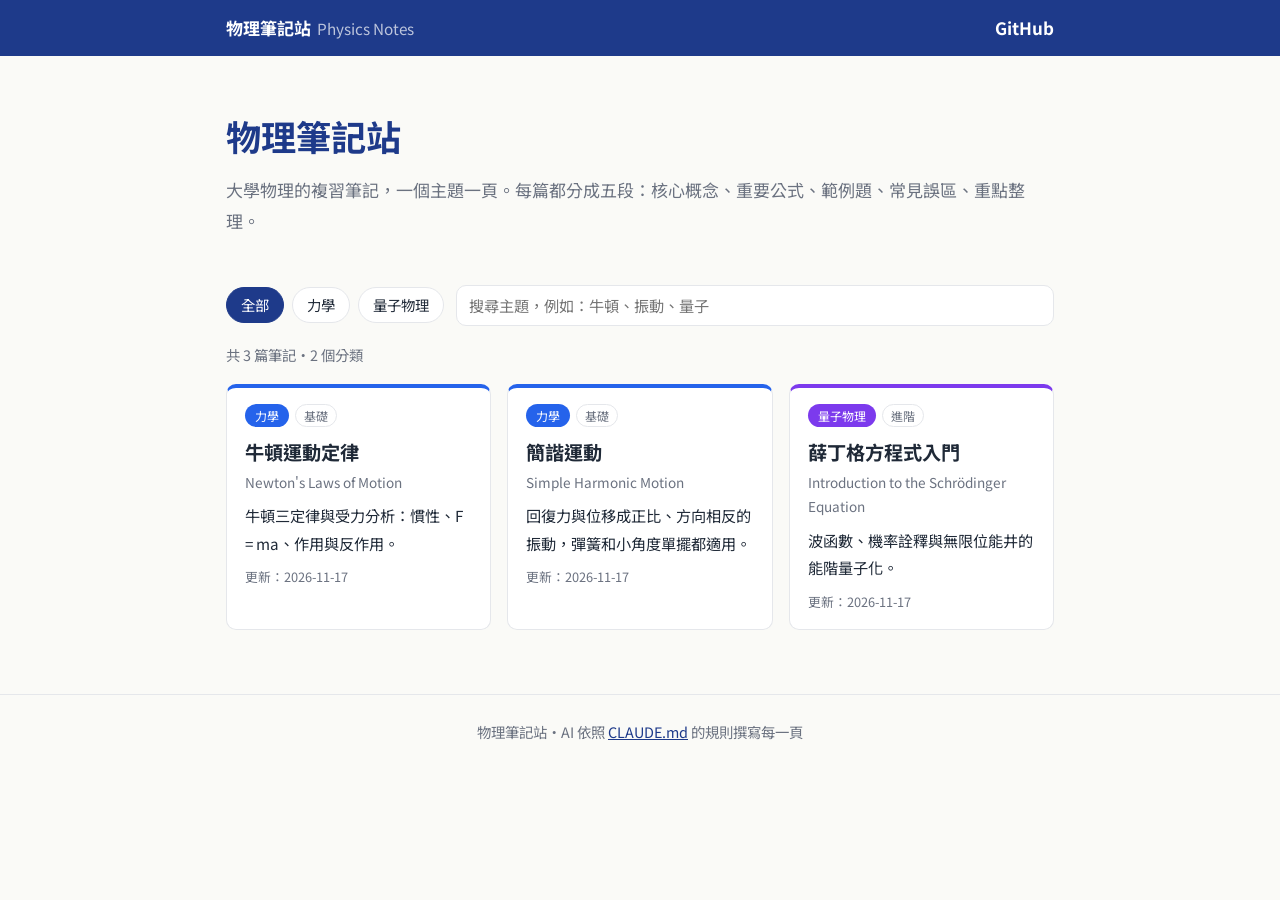
<file: index.html>
<!DOCTYPE html>
<html lang="zh-Hant">
<head>
  <meta charset="UTF-8">
  <meta name="viewport" content="width=device-width, initial-scale=1.0">
  <title>物理筆記站｜Physics Notes</title>
  <meta name="description" content="大學物理的複習筆記，一個主題一頁，每篇分成核心概念、重要公式、範例題、常見誤區、重點整理。">
  <link rel="preconnect" href="https://fonts.googleapis.com">
  <link href="https://fonts.googleapis.com/css2?family=Noto+Sans+TC:wght@400;700&display=swap" rel="stylesheet">
  <link rel="stylesheet" href="assets/style.css">
  <script src="data/notes.js"></script>
  <script src="assets/main.js"></script>
</head>
<body id="home">
  <header class="site-header">
    <div class="container">
      <a class="logo" href="index.html">物理筆記站<span>Physics Notes</span></a>
      <a href="https://github.com/Arthur031221/physics-notes">GitHub</a>
    </div>
  </header>

  <main class="container">
    <div class="hero">
      <h1>物理筆記站</h1>
      <p>大學物理的複習筆記，一個主題一頁。每篇都分成五段：核心概念、重要公式、範例題、常見誤區、重點整理。</p>
    </div>

    <div class="toolbar">
      <div id="filters"></div>
      <input id="search" type="search" placeholder="搜尋主題，例如：牛頓、振動、量子">
    </div>
    <p id="note-count"></p>

    <div id="note-grid"></div>
  </main>

  <footer class="site-footer">
    物理筆記站・AI 依照 <a href="https://github.com/Arthur031221/physics-notes/blob/main/CLAUDE.md">CLAUDE.md</a> 的規則撰寫每一頁
  </footer>
</body>
</html>
</file>
<file: assets/style.css>
/* 物理筆記站：全站唯一樣式表。可用 class 清單見 CLAUDE.md 第 3 節。 */

:root {
  --primary: #1e3a8a;
  --bg: #fafaf7;
  --surface: #ffffff;
  --text: #1f2937;
  --muted: #6b7280;
  --border: #e5e7eb;
  --ok: #15803d;
  --bad: #b91c1c;
  --cat: #1e3a8a; /* 由 main.js 依分類覆寫 */
  --radius: 10px;
}

* { box-sizing: border-box; }

body {
  margin: 0;
  background: var(--bg);
  color: var(--text);
  font-family: "Noto Sans TC", -apple-system, "PingFang TC", "Microsoft JhengHei", sans-serif;
  line-height: 1.8;
  font-size: 17px;
}

a { color: var(--primary); }

.container { max-width: 860px; margin: 0 auto; padding: 0 16px; }

/* ---------- 頁首 / 頁尾 ---------- */
.site-header {
  background: var(--primary);
  color: #fff;
}
.site-header .container {
  display: flex; align-items: center; justify-content: space-between;
  height: 56px;
}
.site-header a { color: #fff; text-decoration: none; font-weight: 700; }
.site-header .logo span { opacity: .7; font-weight: 400; margin-left: 6px; font-size: .9em; }

.site-footer {
  margin-top: 64px; padding: 24px 0; border-top: 1px solid var(--border);
  color: var(--muted); font-size: .9rem; text-align: center;
}

/* ---------- 首頁 ---------- */
.hero { padding: 48px 0 24px; }
.hero h1 { margin: 0 0 8px; font-size: 2.2rem; color: var(--primary); }
.hero p { margin: 0; color: var(--muted); }

.toolbar { display: flex; flex-wrap: wrap; gap: 12px; align-items: center; margin: 24px 0 16px; }
#filters { display: flex; flex-wrap: wrap; gap: 8px; }
#filters button {
  border: 1px solid var(--border); background: var(--surface); color: var(--text);
  padding: 4px 14px; border-radius: 999px; cursor: pointer; font: inherit; font-size: .9rem;
}
#filters button.active { background: var(--cat); border-color: var(--cat); color: #fff; }
#search {
  flex: 1; min-width: 180px; padding: 6px 12px; font: inherit; font-size: .95rem;
  border: 1px solid var(--border); border-radius: var(--radius); background: var(--surface);
}
#note-count { color: var(--muted); font-size: .9rem; margin: 0 0 16px; }

#note-grid { display: grid; grid-template-columns: repeat(auto-fill, minmax(240px, 1fr)); gap: 16px; }
.card {
  display: block; text-decoration: none; color: var(--text);
  background: var(--surface); border: 1px solid var(--border); border-top: 4px solid var(--cat);
  border-radius: var(--radius); padding: 16px 18px; transition: transform .15s, box-shadow .15s;
}
.card:hover { transform: translateY(-2px); box-shadow: 0 6px 18px rgba(0,0,0,.08); }
.card h3 { margin: 8px 0 0; font-size: 1.2rem; }
.card-en { margin: 0; color: var(--muted); font-size: .85rem; }
.card-summary { margin: 8px 0; font-size: .95rem; }
.card-date { margin: 0; color: var(--muted); font-size: .8rem; }
.card-meta { display: flex; gap: 6px; align-items: center; }
.empty { color: var(--muted); }

/* ---------- 共用標籤 ---------- */
.cat-badge {
  background: var(--cat); color: #fff; font-size: .75rem; padding: 1px 10px; border-radius: 999px;
}
.tag {
  border: 1px solid var(--border); color: var(--muted); font-size: .75rem;
  padding: 0 8px; border-radius: 999px; background: var(--surface);
}

/* ---------- 筆記頁 ---------- */
#breadcrumb { font-size: .85rem; color: var(--muted); margin: 20px 0 0; }
#breadcrumb a { text-decoration: none; }

.note-header { padding: 16px 0 8px; border-bottom: 3px solid var(--cat); margin-bottom: 8px; }
.note-header h1 { margin: 0; font-size: 2rem; }
.note-header .title-en { margin: 0; color: var(--muted); }
#note-meta { display: flex; gap: 8px; align-items: center; margin-top: 8px; }
.note-date { color: var(--muted); font-size: .8rem; }
.lead { color: var(--muted); font-style: italic; }

section { margin-top: 40px; }
section h2 {
  font-size: 1.4rem; margin: 0 0 12px; padding-left: 12px; border-left: 5px solid var(--cat);
}

.formula-box {
  background: var(--surface); border: 1px solid var(--border); border-left: 4px solid var(--cat);
  border-radius: var(--radius); padding: 8px 18px; margin: 14px 0; overflow-x: auto;
}
.formula-box p { margin: 4px 0; font-size: .95rem; color: var(--muted); }

.example {
  background: var(--surface); border: 1px solid var(--border);
  border-radius: var(--radius); padding: 12px 18px; margin: 16px 0;
}
.example h3 { margin: 4px 0 8px; font-size: 1.05rem; color: var(--cat); }

details.solution { margin-top: 10px; border-top: 1px dashed var(--border); padding-top: 8px; }
details.solution summary { cursor: pointer; font-weight: 700; color: var(--primary); }
details.solution[open] summary { margin-bottom: 8px; }

.pitfall-list { list-style: none; padding: 0; }
.pitfall-list li {
  background: var(--surface); border: 1px solid var(--border); border-radius: var(--radius);
  padding: 10px 16px; margin-bottom: 10px;
}

.summary-list li { margin-bottom: 6px; }

#pager {
  display: flex; justify-content: space-between; gap: 12px;
  margin-top: 48px; padding-top: 16px; border-top: 1px solid var(--border);
}
#pager a {
  text-decoration: none; padding: 8px 14px; border: 1px solid var(--border);
  border-radius: var(--radius); background: var(--surface);
}
#pager a:hover { border-color: var(--cat); }

@media (max-width: 600px) {
  body { font-size: 16px; }
  .hero h1 { font-size: 1.7rem; }
  .note-header h1 { font-size: 1.6rem; }
}
</file>
